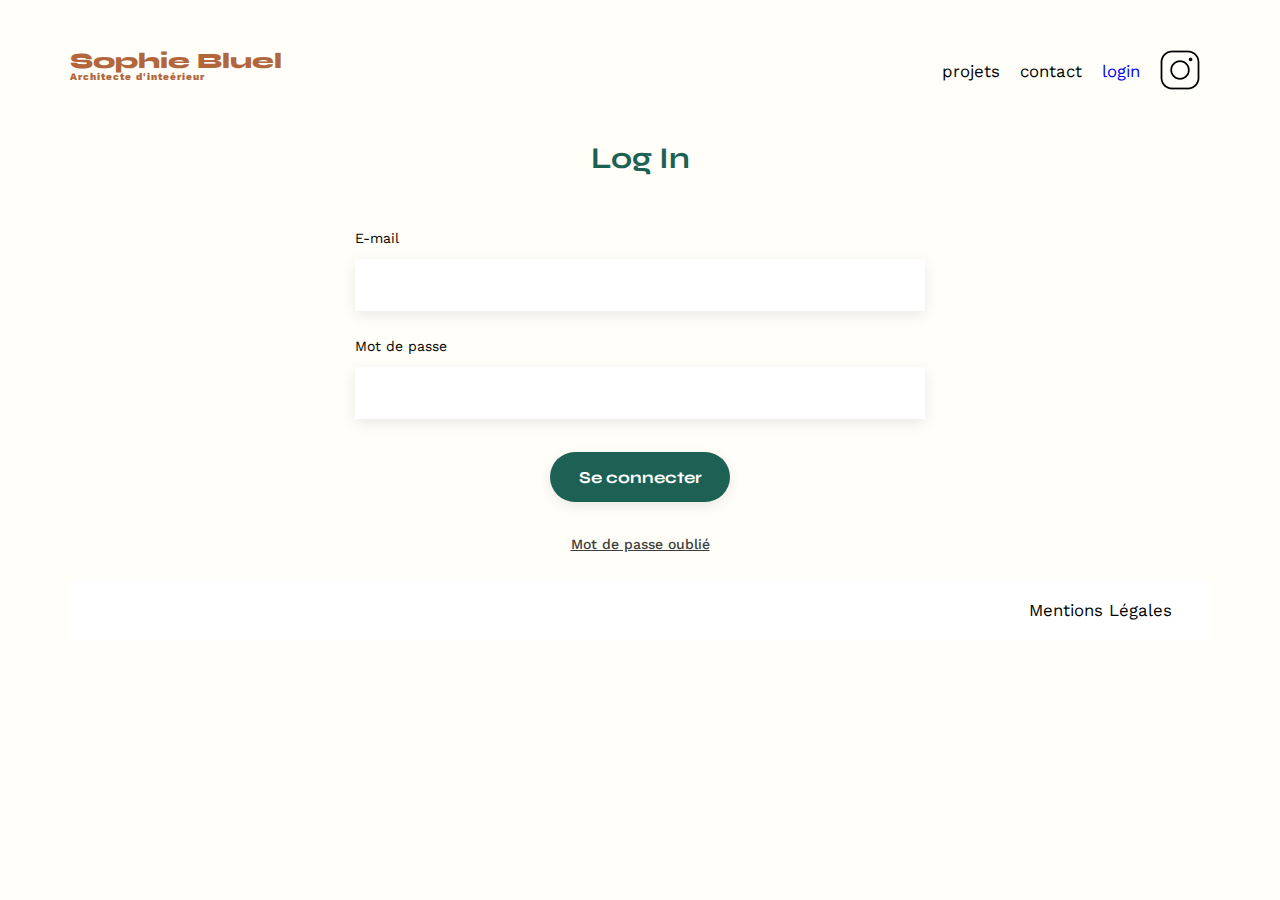
<file: FrontEnd/login.html>
<!DOCTYPE html>
	<html lang="fr">
		<head>
			<meta charset="UTF-8">
			<title>Sophie Bluel - Architecte d'intérieur</title>
			<meta name="viewport" content="width=device-width, initial-scale=1.0">
			<link rel="preconnect" href="https://fonts.googleapis.com">
			<link rel="preconnect" href="https://fonts.gstatic.com" crossorigin>
			<link href="https://fonts.googleapis.com/css2?family=Syne:wght@700;800&family=Work+Sans&display=swap" rel="stylesheet">
			<meta name="login" content="">
			<link rel="stylesheet" href="./assets/style.css">
		</head>
		<body>
			<header>
				<h1>Sophie Bluel <span>Architecte d'inteérieur</span></h1>
				<nav>
					<ul>
						<li>projets</li>
						<li>contact</li>
						<li><a href="login.html">login</a></li>
						<li><img src="./assets/icons/instagram.png" alt="Instagram"></li>
					</ul>
				</nav>
			</header>
			<main>
				<section id="login">
					<h2>Log In</h2>
					<form id="loginform" action="#" method="post">
						<label for="email">E-mail</label>
						<input type="email" name="email" id="email" required>
						<label for="password">Mot de passe</label>
						<input type="password" name="passeword" id="password" required>
						<input type="submit" value="Se connecter" id="submitButton">
					</form>
					<p><a href="#">Mot de passe oublié</a></p>
				</section>
			</main>
			<footer>
				<nav>
					<ul>
						<li>Mentions Légales</li>
					</ul>
				</nav>
			</footer>
		</body>
					<script src="js/login.js"></script>
</html>
</file>
<file: FrontEnd/assets/style.css>
/* http://meyerweb.com/eric/tools/css/reset/
   v2.0 | 20110126
   License: none (public domain)
*/

html, body, div, span, applet, object, iframe,
h1, h2, h3, h4, h5, h6, p, blockquote, pre,
a, abbr, acronym, address, big, cite, code,
del, dfn, em, img, ins, kbd, q, s, samp,
small, strike, strong, sub, sup, tt, var,
b, u, i, center,
dl, dt, dd, ol, ul, li,
fieldset, form, label, legend,
table, caption, tbody, tfoot, thead, tr, th, td,
article, aside, canvas, details, embed,
figure, figcaption, footer, header, hgroup,
menu, nav, output, ruby, section, summary,
time, mark, audio, video {
	margin: 0;
	padding: 0;
	border: 0;
	font-size: 100%;
	font: inherit;
	vertical-align: baseline;
}
/* HTML5 display-role reset for older browsers */
article, aside, details, figcaption, figure,
footer, header, hgroup, menu, nav, section {
	display: block;
}
body {
	line-height: 1;
}
ol, ul {
	list-style: none;
}
blockquote, q {
	quotes: none;
}
blockquote:before, blockquote:after,
q:before, q:after {
	content: '';
	content: none;
}
table {
	border-collapse: collapse;
	border-spacing: 0;
}
/** end reset css**/
body {
	max-width: 1140px;
	margin:auto;
	font-family: 'Work Sans' ;
	font-size: 14px;
	background-color: #FFFEF8;
}
header {
	display: flex;
	justify-content: space-between;
	margin: 50px 0;
}
section {
	margin: 50px 0;
}

p {
	color : #3D3D3D;
	font-family: 'Work Sans';
	font-size: 14px;
}

h1{
	display: flex;
	flex-direction: column;
	font-family: 'Syne';
	font-size: 22px;
	font-weight: 800;
	color: #B1663C
}

h1 > span {
	font-family: 'Work Sans';
	font-size:10px;
	letter-spacing: 0.1em;
;
}

h2{
	font-family: 'Syne';
	font-weight: 700;
	font-size: 30px;
	color: #1D6154
}

h3 {
	font-family: 'Work Sans';
	font-weight: 400;
	font-size: 26px;
	line-height: 30px;
	text-align: center;
}

nav ul {
	display: flex;
	align-items: center;
	list-style-type: none;

}
nav li {
	padding: 0 10px;
	font-size: 1.2em;
}

li:hover {
	color: #B1663C;
}

nav a {
	text-decoration: none;
}

#introduction {
	display: flex;
	align-items: center;
}
#introduction figure {
	flex: 1
}
#introduction img {
	display: block;
	margin: auto;
	width: 80%;
}

#introduction article {
	flex: 1
}
#introduction h2 {
	margin-top: 0.3em;
	margin-bottom: 1em;
}

#introduction p {
	margin-bottom: 0.5em;
}
#portfolio h2,
#login h2 {
	text-align: center;
	margin-bottom: 1em;
}

.gallery {
	width: 100%;
	display: grid;
	grid-template-columns: 1fr 1fr 1fr;
	grid-column-gap: 20px;
	grid-row-gap: 20px;
}

.gallery img {
	width: 100%;
	max-height: 489px;

}
#contact,
#login {
	width: 50%;
	margin: auto;
}
#contact > *,
#login > * {
	text-align: center;

}
#contact h2{
	margin-bottom: 20px;
}
#contact form,
#login form {
	text-align: left;
	margin-top:30px;
	display: flex;
	flex-direction: column;
}

#contact input,
#login input {
	height: 50px;
	font-size: 1.2em;
	border: none;
	box-shadow: 0px 4px 14px rgba(0, 0, 0, 0.09);
	cursor: pointer;
}

#login input[type="email"],
#login input[type="password"] {
	padding: 1px 20px;
}

#contact label,
#login label {
	margin: 2em 0 1em 0;
}
#contact textarea {
	border: none;
	box-shadow: 0px 4px 14px rgba(0, 0, 0, 0.09);
}

input[type="submit"]{
	font-family: 'Syne';
	font-weight: 700;
	color: white;
	background-color: #1D6154;
	margin : 2em auto ;
	width: 180px;
	text-align: center;
	border-radius: 60px ;
}

footer {
	background-color: #FFFFFF;
	height: 60px;
	margin-bottom: 0;
}

footer nav ul {
	height: 60px;
	display: flex;
	justify-content: flex-end;
	align-items: center;
	margin: 2em;
}

#login a {
	font-family: 'Work Sans';
	font-style: normal;
	font-weight: 500;
	font-size: 14px;
	line-height: 16px;
	text-decoration-line: underline;
	color: #3D3D3D;
}

#container-filters {
	display: flex;
	flex-direction: row;
	justify-content: center;
	column-gap: 10px;
	margin-bottom: 50px;
}

.button-filter {
	font-family: Syne;
	font-size: 16px;
	font-weight: 700;
	line-height: 19px;
	color: #1D6154;
	border: 1px solid #1D6154;
	background-color: #FFFEF8;
	border-radius: 60px;
	width: fit-content;
	padding: 8px 20px;
	cursor: pointer;
}

.button-filter:hover,
.button-filter:focus {
	text-decoration: none;
	color: #FFFFFF;
	background-color: #1D6154;
}

.edit_mode {
	display: flex;
	justify-content: center;
	align-items: center;
	gap: 10px;
	color: white;
	background-color: black;
	width: 100%;
	padding: 0.3rem 0;
	position: absolute;
	top: 0;
	left: 0;
}

.edit_mode > * {
	color: white;
	background-color: black;
}

.edit_mode_btn {
	background-color: white;
	color: black;
	padding: 0.7rem;
	border-radius: 60px;
	border: none;
}

#introduction figure .edit-link {
	text-decoration: none;
	color: #000000;
	position: absolute;
	margin-top: 16px;
	margin-left: 56px;
}

#introduction .edit-link {
	text-decoration: none;
	color: #000000;
}

#portfolio .edit-link {
	text-decoration: none;
	color: #000000;
	float: right;
	margin-top: -51px;
	margin-right: 33%;
}

#modal {
	position: fixed;
	display: flex;
	align-items: center;
	justify-content: center;
	top: 0;
	left: 0;
	width: 100%;
	height: 100%;
	background: rgba(0, 0, 0, 0.8);
}

#modal-gallery {
	margin: 46px 100px 20px 100px;
	display: flex;
	flex-wrap: wrap;
	padding-bottom: 30px;
	gap: 10px;
	border-bottom: solid 1px #B3B3B3;
}

.modal-wrapper-delete,
.modal-wrapper-add {
	overflow: auto;
	width: 630px;
	max-width: calc(100vw - 100px);
	max-height: calc(105vh - 100px);
	background-color: #FFFFFF;
	border-radius: 10px;
	display: flex;
	align-content: center;
	flex-direction: column;
	padding-bottom: 30px;
}

.modal-wrapper-delete .modal-nav {
	display: flex;
	justify-content: flex-end;
	margin: 32px 32px 0px 32px;
}

.modal-wrapper-add .modal-nav {
	display: flex;
	justify-content: space-between;
	margin: 32px 32px 0px 32px;
}

.go-back-button {
	font-size: 12px;
	cursor: pointer;
}

.close-modal-button {
	font-size: 12px;
	text-align: right;
	cursor: pointer;
}

.modal-figure-works {
	width: 78px;
	height: 128px;
	position: relative;
}

.modal-figure-works img {
	width: 100%;
	max-height: 104px;
	object-fit: cover;
}

.delete-work {
	position: absolute;
	background-color: #000000;
	padding: 4px;
	border: none;
	border-radius: 2px;
	left: 54px;
	top: 6px;
	color: #FFFFFF;
	font-size: 11px;
}

.fa-up-down-left-right {
	position: absolute;
	background-color: #000000;
	padding: 4px;
	border: none;
	border-radius: 2px;
	top: 6px;
	left: 30px;
	color: #FFFFFF;
	font-size: 11px;
}

.link-modal-add,
.js-add-works {
	font-family: 'Syne';
	font-size: 16px;
	font-weight: 700;
	line-height: 19px;
	width: fit-content;
	min-width: 237px;
	color: #FFFFFF;
	background-color: #1D6154;
	border: 0px;
	border-radius: 60px;
	padding: 10px 49px;
	margin: auto;
	cursor: pointer;
}

.js-delete-works {
	font-family: 'Syne';
	font-size: 14px;
	line-height: 17px;
	text-decoration: none;
	color: #D65353;
	text-align: center;
	margin-top: 23px;
}

.form-add-works {
	margin: 32px 100px 32px 100px;
	display: flex;
	flex-direction: column;
}

.container-add-img {
	height: fit-content;
	background-color: #E8F1F6;
	display: flex;
	flex-direction: column;
	align-items: center;
	padding: 28px;
	margin-bottom: 30px;
}

.container-add-img img {
	width: auto;
	max-height: 90px;
	margin-bottom: 21px;
}

.container-add-img label {
	padding: 10px 33px;
	font-size: 14px;
	font-style: medium;
	line-height: 16px;
	color: #306685;
	font-family: 'Work Sans';
	background-color: #CBD6DC;
	border: none;
	border-radius: 50px;
	cursor: pointer;
}

.container-add-img input {
	width: 0;
	height: 0;
	overflow: hidden;
}

.container-add-img p {
	font-family: 'Work Sans';
	font-size: 10px;
	color: #444444;
	margin-top: 7px;
}

.container-form-info {
	border-bottom: solid 1px #B3B3B3;
	display: flex;
	flex-direction: column;
	margin-bottom: 32px;
}

.container-form-info label {
	font-family: 'Work Sans';
	font-size: 14px;
	margin-bottom: 10px;
}

.container-form-info input {
	margin-bottom: 20px;
}

.container-form-info select {
	height: 51px;
	background-color: #FFFFFF;
	margin-bottom: 47px;
}

.container-form-info input,
.container-form-info select {
	border: none;
	box-shadow: 0px 4px 14px 0px rgba(0, 0, 0, 0.09);
	padding: 17px;
	font-family: 'Work Sans';
}
</file>
